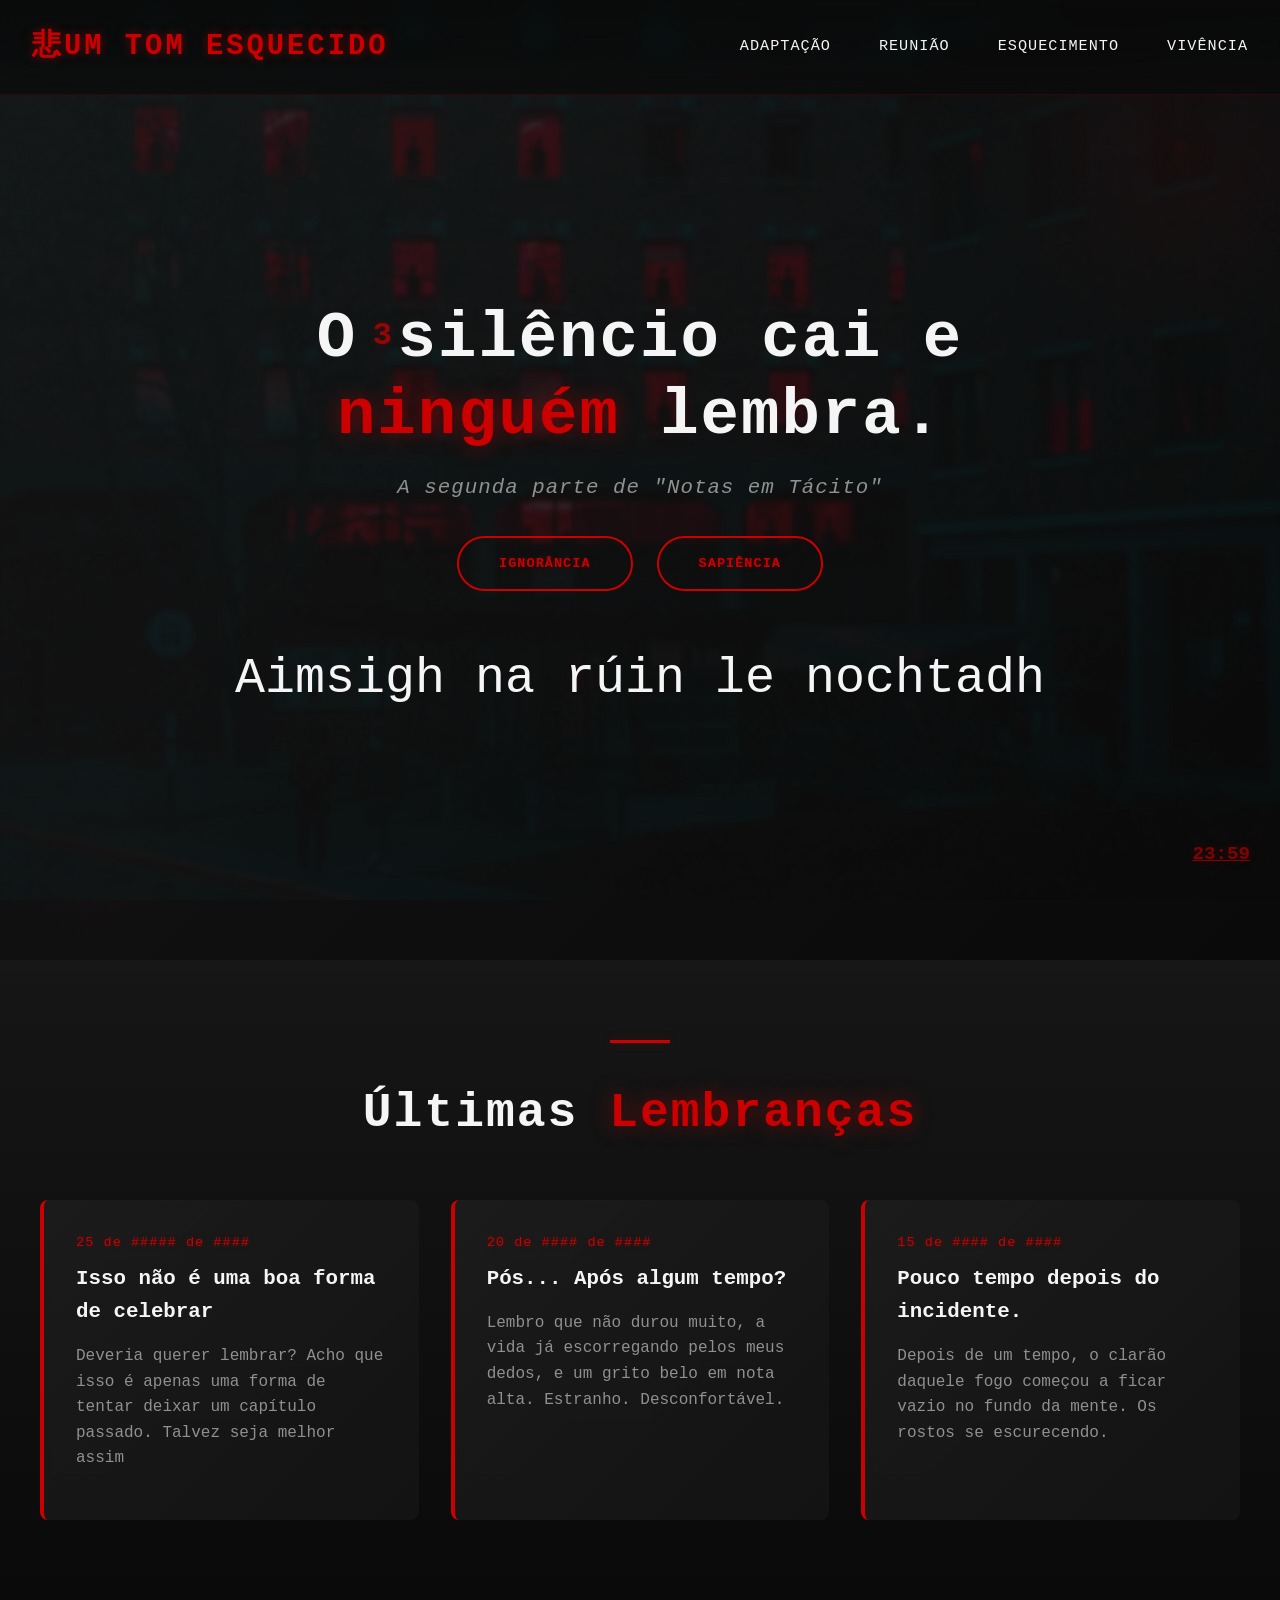
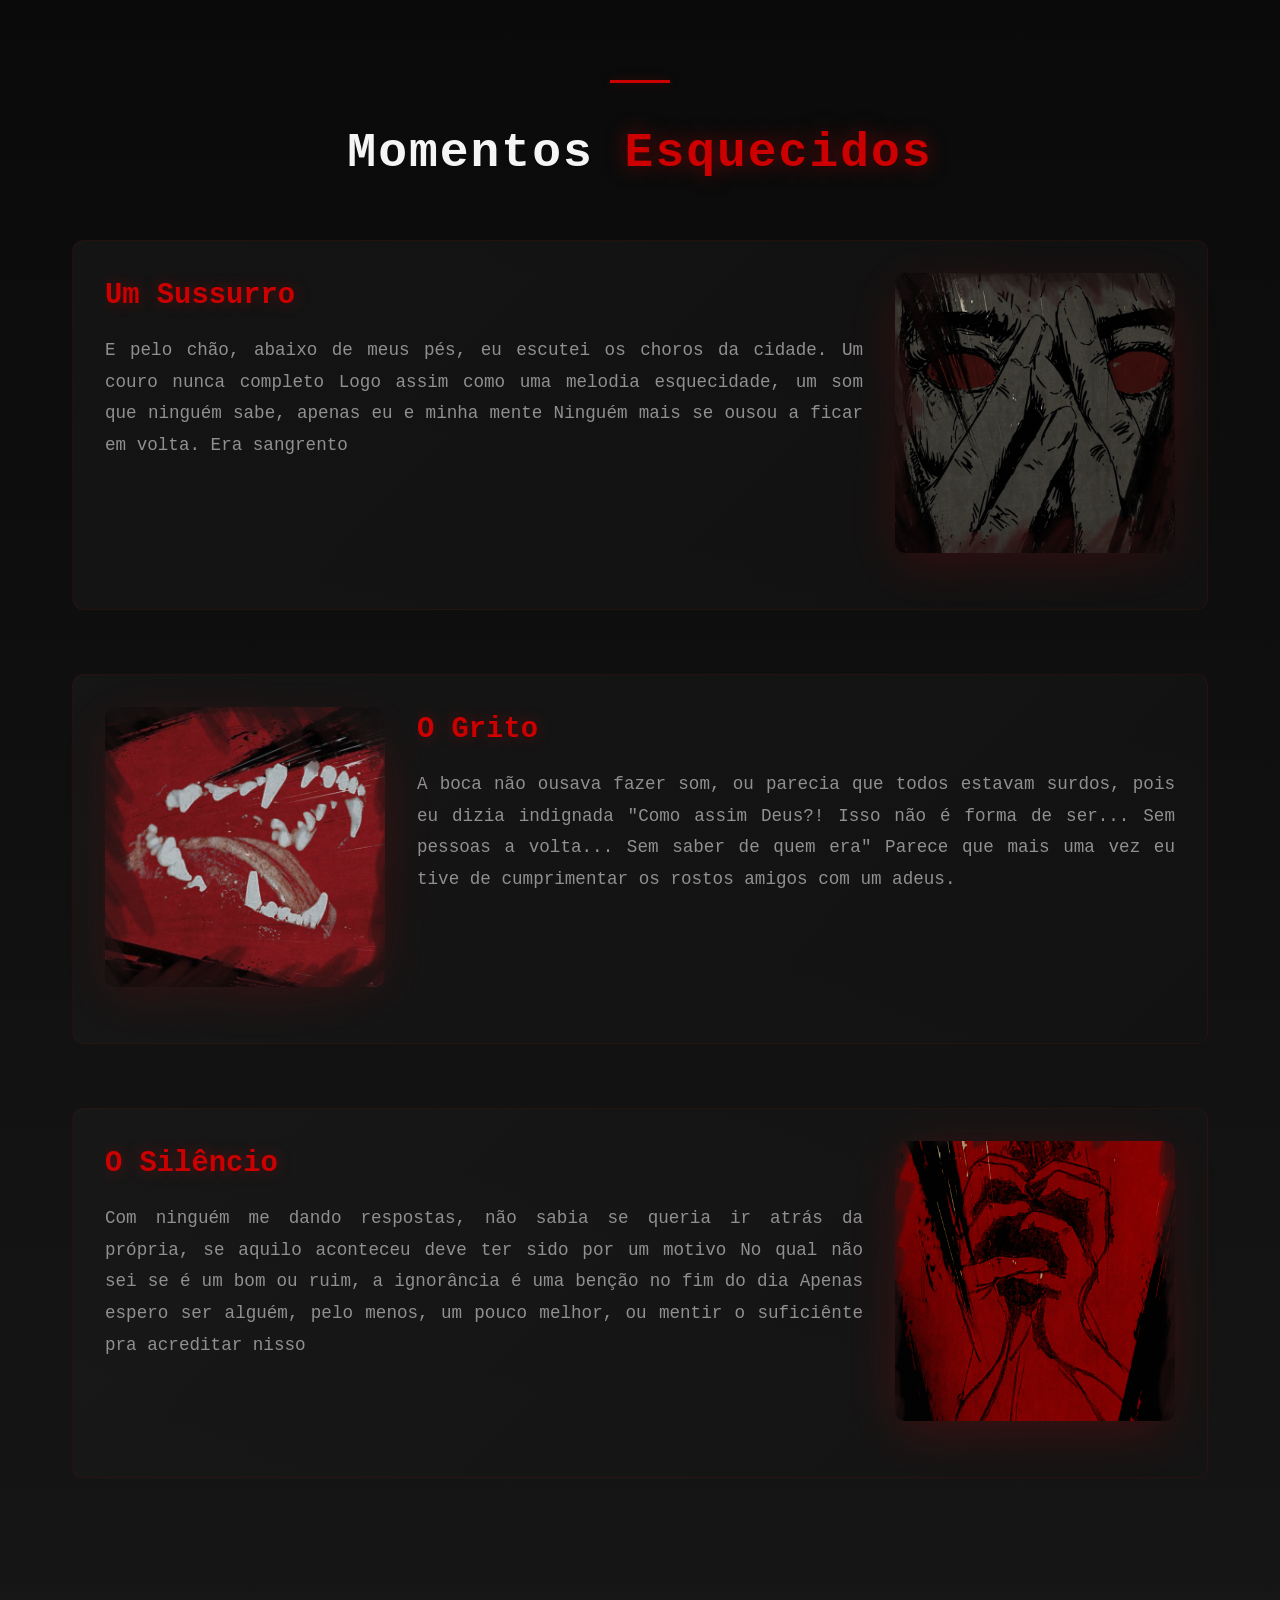
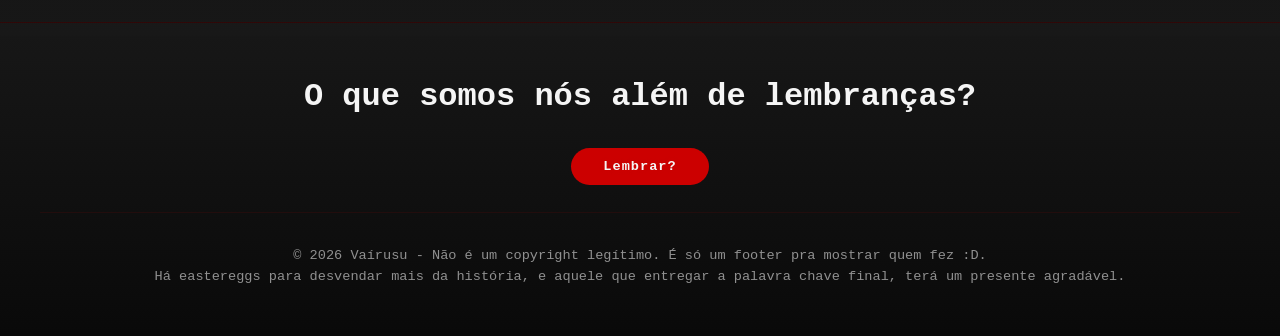
<file: index.html>
<!DOCTYPE html>
<html lang="pt-BR">

<head>
    <meta charset="UTF-8">
    <meta name="viewport" content="width=device-width, initial-scale=1.0">
    <title>Notas em Toska</title>
    <link rel="stylesheet" href="style.css">
</head>

<body>
    <!-- SPLASH SCREEN -->
    <div class="splash-screen" id="splashScreen">
        <div class="splash-content">
            <h1 class="splash-title">Notas em Toska</h1>
            <p class="splash-subtitle">~ Uma Jornada através da Mente ~</p>
        </div>
    </div>

    <!-- NÚMERO FIXO NO CANTO INFERIOR DIREITO -->
    <a href="https://i.pinimg.com/control1/736x/70/7d/12/707d129bba618e0a5980fa4a06d6d3ed.jpg" target="_blank" class="fixed-number">23:59</a>

    <!-- NAVEGAÇÃO -->
    <nav>
        <div class="logo">Um Tom Esquecido</div>
        <ul>
            <li><a href="#home">Adaptação</a></li>
            <li><a href="#news">Reunião</a></li>
            <li><a href="#story">Esquecimento</a></li>
            <li><a href="#gallery">Vivência</a></li>
        </ul>
    </nav>

    <!-- HERO SECTION -->
    <section id="home" class="hero">
        <div class="hero-content">
            <h1 class="hero-title">O silêncio cai e <span class="highlight">ninguém</span> lembra.</h1>
            <p class="hero-subtitle">A segunda parte de "Notas em Tácito"</p>

            <div class="hero-buttons">
                <a href="#story" class="btn-secondary">Ignorância</a>
                <a href="#story" class="btn-secondary">Sapiência</a>
            </div>

            <div class="hero-image">
                <div style="font-size: 50px; animation: float 5s ease-in-out infinite;">Aimsigh na rúin le nochtadh</div>
            </div>
        </div>
    </section>

    <!-- NOTÍCIAS -->
    <section id="news" class="news">
        <div class="divider"></div>
        <h2 class="section-title">Últimas <span class="highlight">Lembranças</span></h2>

        <div class="news-grid">
            <a href="memory1.html" class="news-card">
                <div class="news-date">25 de ##### de ####</div>
                <h3 class="news-title">Isso não é uma boa forma de celebrar</h3>
                <p class="news-text">Deveria querer lembrar? Acho que isso é apenas uma forma de tentar deixar um capítulo passado. Talvez seja melhor assim</p>
            </a>
            <a href="memory2.html" class="news-card">
                <div class="news-date">20 de #### de ####</div>
                <h3 class="news-title">Pós... Após algum tempo?</h3>
                <p class="news-text">Lembro que não durou muito, a vida já escorregando pelos meus dedos, e um grito belo em nota alta. Estranho. Desconfortável.</p>
            </a>
            <a href="memory3.html" class="news-card">
                <div class="news-date">15 de #### de ####</div>
                <h3 class="news-title">Pouco tempo depois do incidente.</h3>
                <p class="news-text">Depois de um tempo, o clarão daquele fogo começou a ficar vazio no fundo da mente. Os rostos se escurecendo.</p>
            </a>
        </div>
    </section>


    <!-- GALERIA -->
    <section id="gallery" class="gallery">
        <div class="divider"></div>
        <h2 class="section-title">Momentos <span class="highlight">Esquecidos</span></h2>

        <div class="gallery-moments">
            <!-- Momento 1 - Imagem à Direita -->
            <div class="gallery-moment moment-right">
                <img src="paper-tear.png" alt="Momento 1" class="moment-image">
                <div class="moment-text">
                    <h3 class="moment-title">Um Sussurro</h3>
                    <p>
                        E pelo chão, abaixo de meus pés, eu escutei os choros da cidade. Um couro nunca completo
                        Logo assim como uma melodia esquecidade, um som que ninguém sabe, apenas eu e minha mente
                        Ninguém mais se ousou a ficar em volta. Era sangrento
                    </p>
                </div>
            </div>

            <!-- Momento 2 - Imagem à Esquerda -->
            <div class="gallery-moment moment-left">
                <img src="paper-mouth.png" alt="Momento 2" class="moment-image">
                <div class="moment-text">
                    <h3 class="moment-title">O Grito</h3>
                    <p>
                        A boca não ousava fazer som, ou parecia que todos estavam surdos, pois eu dizia indignada
                        "Como assim Deus?! Isso não é forma de ser... Sem pessoas a volta... Sem saber de quem era"
                        Parece que mais uma vez eu tive de cumprimentar os rostos amigos com um adeus.
                    </p>
                </div>
            </div>

            <!-- Momento 3 - Imagem à Direita -->
            <div class="gallery-moment moment-right">
                <img src="paper-heart.png" alt="Momento 3" class="moment-image">
                <div class="moment-text">
                    <h3 class="moment-title">O Silêncio</h3>
                    <p>
                        Com ninguém me dando respostas, não sabia se queria ir atrás da própria, se aquilo aconteceu deve ter sido por um motivo
                        No qual não sei se é um bom ou ruim, a ignorância é uma benção no fim do dia
                        Apenas espero ser alguém, pelo menos, um pouco melhor, ou mentir o suficiênte pra acreditar nisso
                    </p>
                </div>
            </div>
        </div>
    </section>

    <!-- RODAPÉ -->
    <footer id="join">
        <div class="footer-content">
            <h3 style="font-size: 2rem; margin-bottom: 1rem;">O que somos nós além de lembranças?</h3>
            <div style="margin: 2rem 0;">
                <a href="https://www.youtube.com/watch?v=dQw4w9WgXcQ" class="btn-primary">Lembrar?</a>
            </div>

            <div class="footer-bottom">
                <p>&copy; 2026 Vaírusu - Não é um copyright legítimo. É só um footer pra mostrar quem fez :D.</p>
                <p>Há eastereggs para desvendar mais da história, e aquele que entregar a palavra chave final, terá um presente agradável.</p>
            </div>
        </div>
    </footer>

    <script src="script.js"></script>
</body>

</html>
</file>
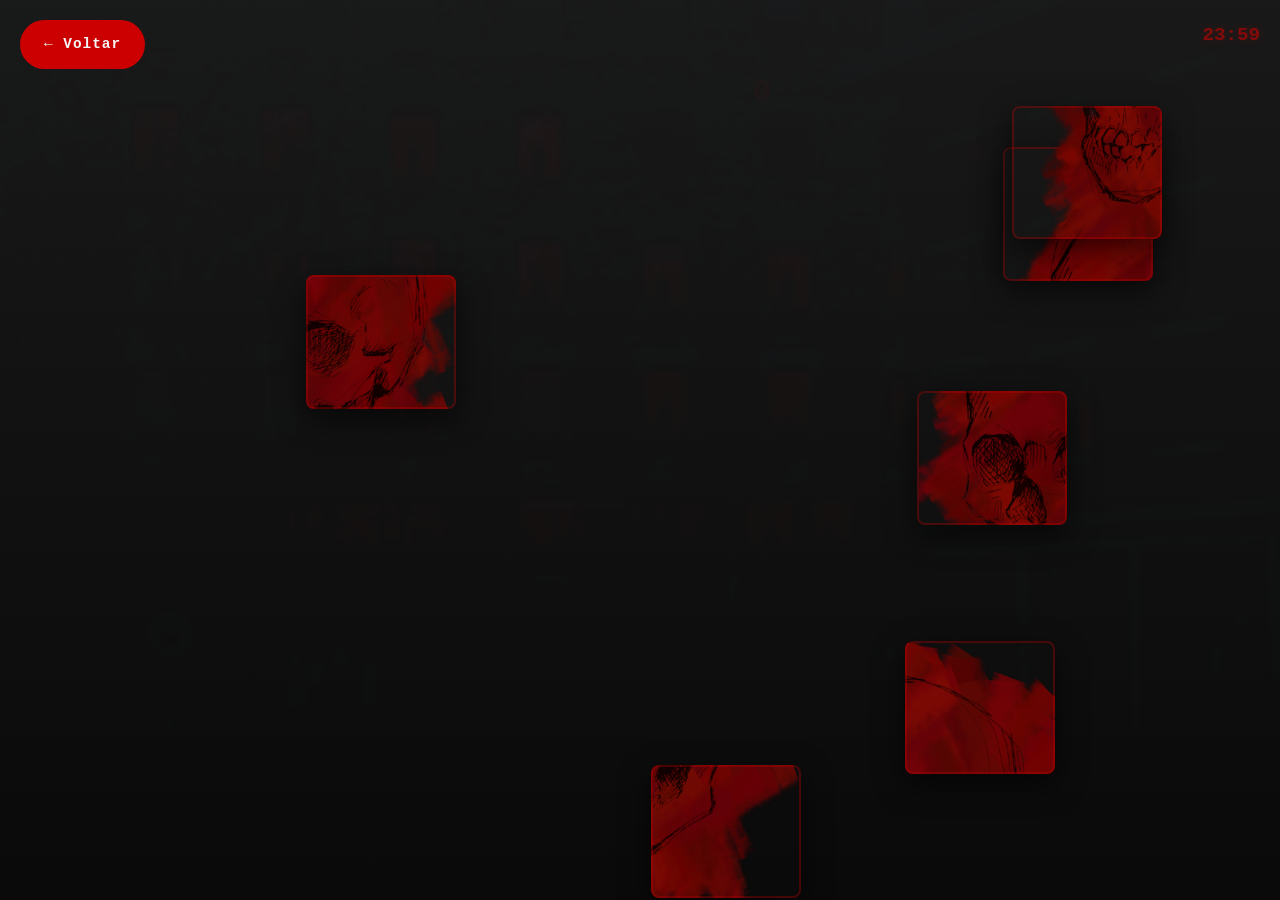
<file: memory1.html>
<!DOCTYPE html>
<html lang="pt-BR">

<head>
    <meta charset="UTF-8">
    <meta name="viewport" content="width=device-width, initial-scale=1.0">
    <title>Memória 1 - Notas em Toska</title>
    <link rel="stylesheet" href="style.css">
    <link rel="stylesheet" href="memory.css">
</head>

<body>
    <!-- SPLASH SCREEN -->
    <div class="splash-screen" id="splashScreen">
        <div class="splash-content">
            <h1 class="splash-title">Notas em Toska</h1>
            <p class="splash-subtitle">~ Uma Jornada através da Mente ~</p>
        </div>
    </div>

    <!-- NÚMERO FIXO (canto superior esquerdo) -->
    <span class="fixed-number-memory" id="memoryTrigger">23:59</span>

    <!-- BOTÃO VOLTAR -->
    <a href="index.html" class="btn-back">← Voltar</a>

    <!-- CONTAINER DO PUZZLE -->
    <div class="puzzle-container" id="puzzleContainer">
        <div class="puzzle-wrapper" id="puzzleWrapper">
            <!-- Pedaços do puzzle serão inseridos aqui pelo JS -->
        </div>
    </div>

    <!-- CONTEÚDO DE TEXTO (escondido até puzzle ser completo) -->
    <section class="memory-section" id="memoryContent" style="display: none;">
        <!-- NÚMERO FIXO PARA MEMÓRIA (canto superior esquerdo) -->
        <span class="fixed-number-memory" id="memoryTriggerText">23:59</span>

        <div class="memory-content">
            <!-- Parágrafo 1 - Vindo da direita -->
            <div class="memory-paragraph typing-paragraph paragraph-right" data-direction="right">
                <p class="typing-text">Pouco tempo depois de tudo... "Aquilo", a minha vida ficou nublada, sentindo um sentimento profundo de toska que não sai do meu ser... E eu sei que vai ficar grudado até... Eu entender? Mas eu já sei o que eu fiz... Até eu esquecer talvez? A realidade é estranha.</p>
                <img src="caveira.png" alt="Caveira" class="paragraph-skull">
            </div>

            <!-- Parágrafo 2 - Vindo da esquerda -->
            <div class="memory-paragraph typing-paragraph paragraph-left" data-direction="left">
                <p class="typing-text">Quando sinto cheiro de querosene me vejo em um lugar de escombros queimados. Eu sei o que aconteceu ali, fui eu quem fiz aquilo, mas era para sentir remorso? Foi uma justiça, suja, mas ainda justa. A memória não funciona assim, não é verdade?</p>
                <img src="caveira.png" alt="Caveira" class="paragraph-skull">
            </div>

            <!-- Parágrafo 3 - Vindo da esquerda -->
            <div class="memory-paragraph typing-paragraph paragraph-left" data-direction="left">
                <p class="typing-text">Mas o que me estranha é o cheiro de algo doce, não lembro o decorrer dos outros dias, mas sinto que minha cabeça não está mais no lugar. Desde quando meus olhos eram tão brilhantes assim? Talvez esta seja minha nova realidade. Um pós-algum tempo, suspenso entre o que era e o que nunca será.</p>
                <img src="caveira.png" alt="Caveira" class="paragraph-skull">
            </div>
        </div>
    </section>

    <!-- POP-UP DE PERGUNTA -->
    <div class="memory-popup" id="memoryPopup">
        <div class="popup-content">
            <div class="popup-header">
                <h2>???</h2>
                <button class="popup-close" id="popupClose">&times;</button>
            </div>
            
            <div class="popup-body">
                <p class="popup-question">Como é segurar a mão de quem ama?</p>
                
                <input type="text" id="answerInput" class="popup-input" placeholder="Digite sua resposta...">
                
                <div class="popup-buttons">
                    <button class="popup-btn-submit" id="submitAnswer">Responder</button>
                </div>
            </div>
        </div>
    </div>

    <script src="script.js"></script>
    <script src="memory.js"></script>
    <script src="puzzle.js"></script>
</body>

</html>
</file>
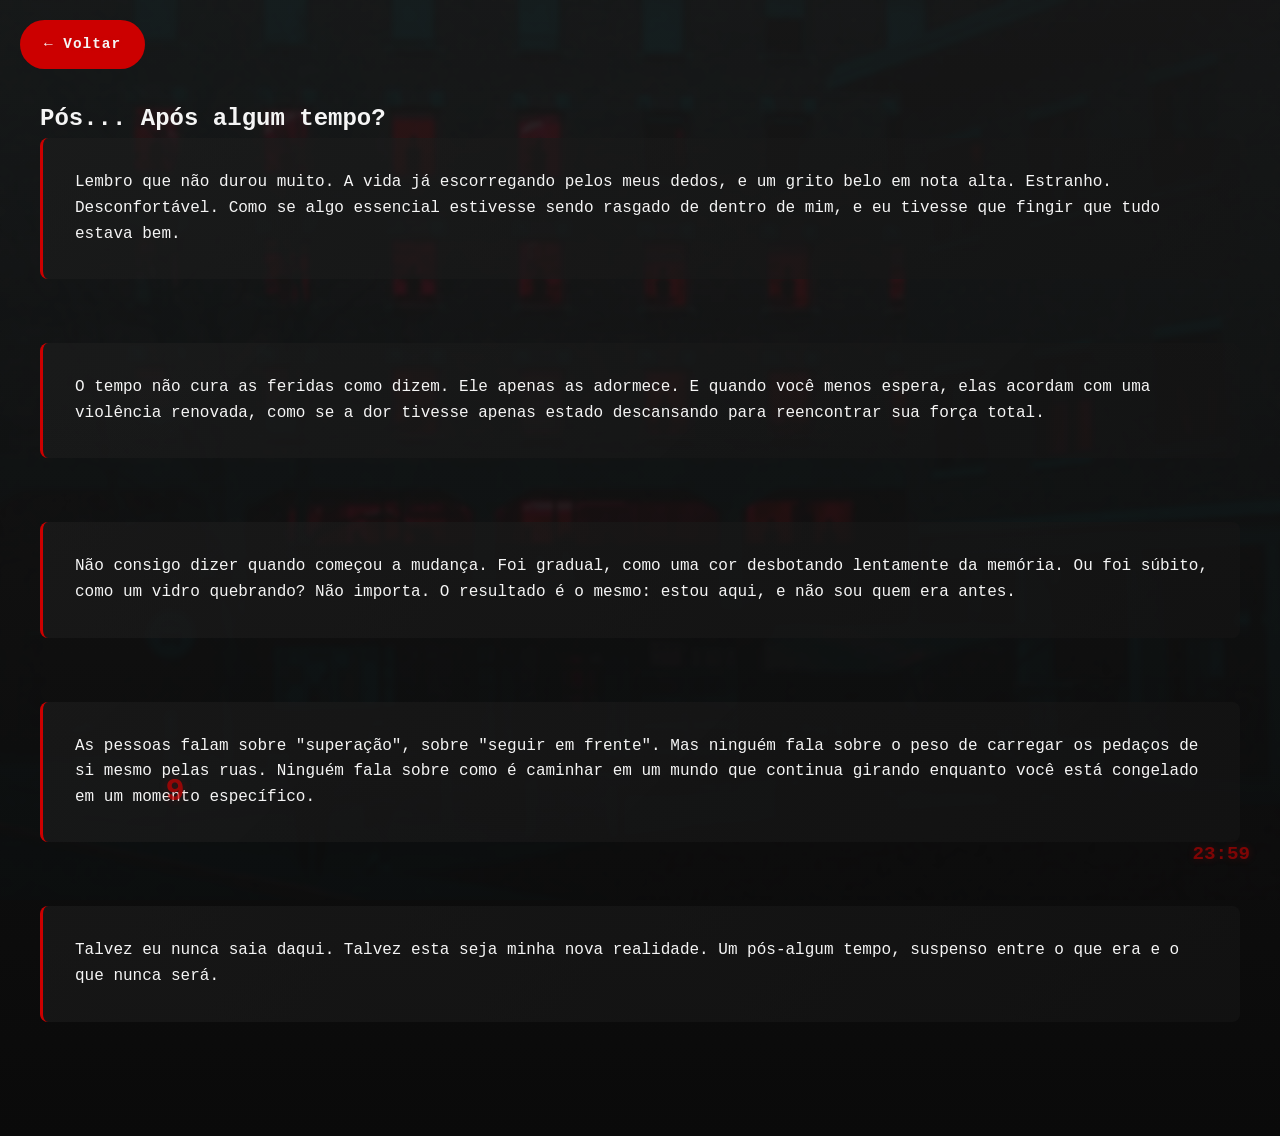
<file: memory2.html>
<!DOCTYPE html>
<html lang="pt-BR">

<head>
    <meta charset="UTF-8">
    <meta name="viewport" content="width=device-width, initial-scale=1.0">
    <title>Memória 2 - Notas em Toska</title>
    <link rel="stylesheet" href="style.css">
    <link rel="stylesheet" href="memory.css">
</head>

<body>
    <!-- SPLASH SCREEN -->
    <div class="splash-screen" id="splashScreen">
        <div class="splash-content">
            <h1 class="splash-title">Notas em Toska</h1>
            <p class="splash-subtitle">~ Uma Jornada através da Mente ~</p>
        </div>
    </div>

    <!-- NÚMERO FIXO -->
    <span class="fixed-number" id="memoryTrigger">23:59</span>

    <!-- BOTÃO VOLTAR -->
    <a href="index.html" class="btn-back">← Voltar</a>

    <!-- CONTEÚDO PRINCIPAL -->
    <section class="memory-section">
        <div class="memory-content">
            <h1 class="memory-title">Pós... Após algum tempo?</h1>
            
            <p class="memory-paragraph reveal-on-scroll">
                Lembro que não durou muito. A vida já escorregando pelos meus dedos, e um grito belo em nota alta. 
                Estranho. Desconfortável. Como se algo essencial estivesse sendo rasgado de dentro de mim, e eu 
                tivesse que fingir que tudo estava bem.
            </p>

            <p class="memory-paragraph reveal-on-scroll">
                O tempo não cura as feridas como dizem. Ele apenas as adormece. E quando você menos espera, 
                elas acordam com uma violência renovada, como se a dor tivesse apenas estado descansando 
                para reencontrar sua força total.
            </p>

            <p class="memory-paragraph reveal-on-scroll">
                Não consigo dizer quando começou a mudança. Foi gradual, como uma cor desbotando lentamente 
                da memória. Ou foi súbito, como um vidro quebrando? Não importa. O resultado é o mesmo: 
                estou aqui, e não sou quem era antes.
            </p>

            <p class="memory-paragraph reveal-on-scroll">
                As pessoas falam sobre "superação", sobre "seguir em frente". Mas ninguém fala sobre o peso 
                de carregar os pedaços de si mesmo pelas ruas. Ninguém fala sobre como é caminhar em um mundo 
                que continua girando enquanto você está congelado em um momento específico.
            </p>

            <p class="memory-paragraph reveal-on-scroll">
                Talvez eu nunca saia daqui. Talvez esta seja minha nova realidade. Um pós-algum tempo, 
                suspenso entre o que era e o que nunca será.
            </p>
        </div>
    </section>

    <!-- POP-UP DE PERGUNTA -->
    <div class="memory-popup" id="memoryPopup">
        <div class="popup-content">
            <div class="popup-header">
                <h2>???</h2>
                <button class="popup-close" id="popupClose">&times;</button>
            </div>
            
            <div class="popup-body">
                <p class="popup-question">Você está sozinho?</p>
                
                <input type="text" id="answerInput" class="popup-input" placeholder="Digite sua resposta...">
                
                <div class="popup-buttons">
                    <button class="popup-btn-submit" id="submitAnswer">Responder</button>
                </div>
            </div>
        </div>
    </div>

    <script src="script.js"></script>
    <script src="memory.js"></script>
</body>

</html>
</file>
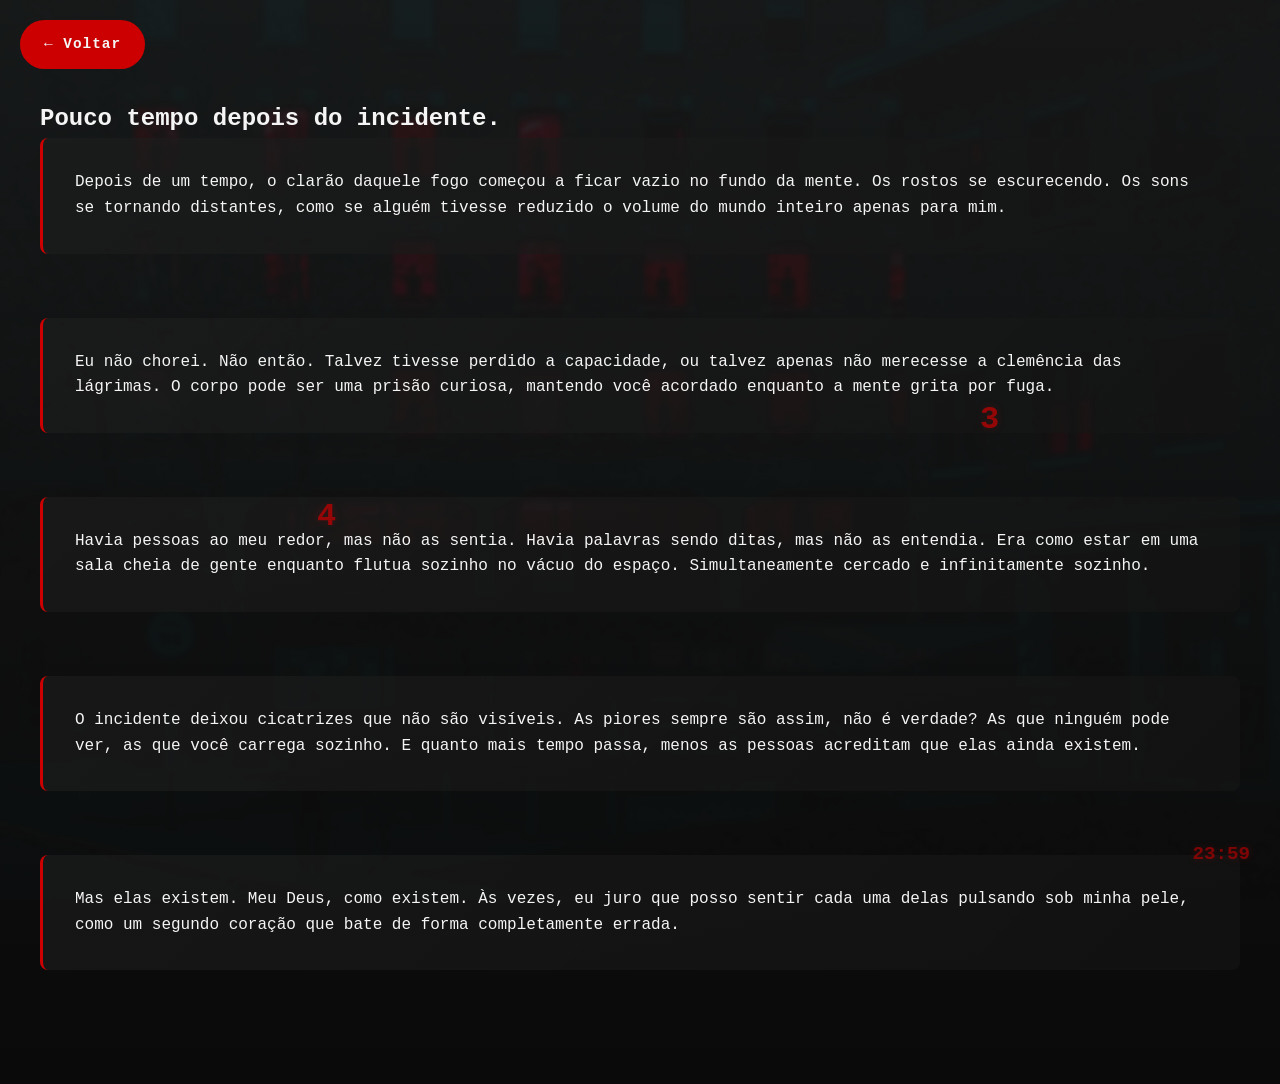
<file: memory3.html>
<!DOCTYPE html>
<html lang="pt-BR">

<head>
    <meta charset="UTF-8">
    <meta name="viewport" content="width=device-width, initial-scale=1.0">
    <title>Memória 3 - Notas em Toska</title>
    <link rel="stylesheet" href="style.css">
    <link rel="stylesheet" href="memory.css">
</head>

<body>
    <!-- SPLASH SCREEN -->
    <div class="splash-screen" id="splashScreen">
        <div class="splash-content">
            <h1 class="splash-title">Notas em Toska</h1>
            <p class="splash-subtitle">~ Uma Jornada através da Mente ~</p>
        </div>
    </div>

    <!-- NÚMERO FIXO -->
    <span class="fixed-number" id="memoryTrigger">23:59</span>

    <!-- BOTÃO VOLTAR -->
    <a href="index.html" class="btn-back">← Voltar</a>

    <!-- CONTEÚDO PRINCIPAL -->
    <section class="memory-section">
        <div class="memory-content">
            <h1 class="memory-title">Pouco tempo depois do incidente.</h1>
            
            <p class="memory-paragraph reveal-on-scroll">
                Depois de um tempo, o clarão daquele fogo começou a ficar vazio no fundo da mente. Os rostos 
                se escurecendo. Os sons se tornando distantes, como se alguém tivesse reduzido o volume do 
                mundo inteiro apenas para mim.
            </p>

            <p class="memory-paragraph reveal-on-scroll">
                Eu não chorei. Não então. Talvez tivesse perdido a capacidade, ou talvez apenas não merecesse 
                a clemência das lágrimas. O corpo pode ser uma prisão curiosa, mantendo você acordado enquanto 
                a mente grita por fuga.
            </p>

            <p class="memory-paragraph reveal-on-scroll">
                Havia pessoas ao meu redor, mas não as sentia. Havia palavras sendo ditas, mas não as entendia. 
                Era como estar em uma sala cheia de gente enquanto flutua sozinho no vácuo do espaço. Simultaneamente 
                cercado e infinitamente sozinho.
            </p>

            <p class="memory-paragraph reveal-on-scroll">
                O incidente deixou cicatrizes que não são visíveis. As piores sempre são assim, não é verdade? 
                As que ninguém pode ver, as que você carrega sozinho. E quanto mais tempo passa, menos as pessoas 
                acreditam que elas ainda existem.
            </p>

            <p class="memory-paragraph reveal-on-scroll">
                Mas elas existem. Meu Deus, como existem. Às vezes, eu juro que posso sentir cada uma delas 
                pulsando sob minha pele, como um segundo coração que bate de forma completamente errada.
            </p>
        </div>
    </section>

    <!-- POP-UP DE PERGUNTA -->
    <div class="memory-popup" id="memoryPopup">
        <div class="popup-content">
            <div class="popup-header">
                <h2>???</h2>
                <button class="popup-close" id="popupClose">&times;</button>
            </div>
            
            <div class="popup-body">
                <p class="popup-question">Você sente minha falta?</p>
                
                <input type="text" id="answerInput" class="popup-input" placeholder="Digite sua resposta...">
                
                <div class="popup-buttons">
                    <button class="popup-btn-submit" id="submitAnswer">Responder</button>
                </div>
            </div>
        </div>
    </div>

    <script src="script.js"></script>
    <script src="memory.js"></script>
</body>

</html>
</file>
<file: style.css>
* {
    margin: 0;
    padding: 0;
    box-sizing: border-box;
}

:root {
    --primary-dark: #0a0a0a;
    --secondary-dark: #1a1a1a;
    --accent-red: #cc0000;
    --accent-dark-red: #660000;
    --text-light: #f5f5f5;
    --text-muted: #909090;
}

body {
    background-color: var(--primary-dark);
    background-image: url('background.jpg');
    background-size: cover;
    background-attachment: fixed;
    background-position: center;
    color: var(--text-light);
    font-family: 'Courier New', monospace;
    line-height: 1.6;
    overflow-x: hidden;
    position: relative;
}

body::before {
    content: '';
    position: fixed;
    top: 0;
    left: 0;
    right: 0;
    bottom: 0;
    background: rgba(0, 0, 0, 0.4);
    backdrop-filter: blur(2px);
    z-index: 1;
    pointer-events: none;
}

/* SPLASH SCREEN - JORNAL */
.splash-screen {
    position: fixed;
    top: 0;
    left: 0;
    right: 0;
    bottom: 0;
    background: rgba(0, 0, 0, 0.9);
    display: flex;
    align-items: center;
    justify-content: center;
    z-index: 2000;
    animation: fadeDissipate 3s ease-in-out forwards;
}

.splash-content {
    text-align: center;
    animation: paperBurn 3s ease-in-out forwards;
}

.splash-title {
    font-size: 4rem;
    font-weight: 900;
    color: var(--accent-red);
    letter-spacing: 4px;
    text-transform: uppercase;
    font-family: 'Georgia', serif;
    margin-bottom: 1rem;
    text-shadow: 0 0 20px rgba(204, 0, 0, 0.5);
}

.splash-subtitle {
    font-size: 1.2rem;
    color: var(--text-muted);
    letter-spacing: 2px;
    font-style: italic;
}

@keyframes fadeDissipate {
    0% {
        opacity: 1;
    }
    70% {
        opacity: 1;
    }
    100% {
        opacity: 0;
        pointer-events: none;
    }
}

@keyframes paperBurn {
    0% {
        transform: scale(1);
        opacity: 1;
        filter: blur(0px);
    }
    50% {
        filter: blur(2px);
    }
    100% {
        transform: scale(1.1);
        opacity: 0;
        filter: blur(10px);
    }
}

/* NÚMEROS FLUTUANTES */
.floating-number {
    position: fixed;
    font-size: 2rem;
    color: var(--accent-red);
    font-family: 'Courier New', monospace;
    font-weight: bold;
    opacity: 0.7;
    z-index: 10;
    pointer-events: none;
    text-shadow: 0 0 10px rgba(204, 0, 0, 0.3);
    animation: floatVertical 6s infinite ease-in-out;
}

@keyframes floatVertical {
    0% {
        transform: translateY(0px);
        opacity: 0;
    }
    10% {
        opacity: 0.8;
    }
    50% {
        opacity: 0.5;
    }
    90% {
        opacity: 0.8;
    }
    100% {
        transform: translateY(-100px);
        opacity: 0;
    }
}

/* NÚMERO FIXO NO CANTO */
.fixed-number {
    position: fixed;
    bottom: 30px;
    right: 30px;
    font-size: 1.2rem;
    color: var(--accent-red);
    font-family: 'Courier New', monospace;
    font-weight: bold;
    z-index: 500;
    cursor: pointer;
    opacity: 0.6;
    transition: all 0.3s ease;
    text-shadow: 0 0 8px rgba(204, 0, 0, 0.4);
    animation: pulse 2s infinite;
}

.fixed-number:hover {
    opacity: 1;
    text-shadow: 0 0 15px rgba(204, 0, 0, 0.8);
    transform: scale(1.2);
}

@keyframes pulse {
    0%, 100% {
        opacity: 0.6;
    }
    50% {
        opacity: 0.9;
    }
}

/* NAVEGAÇÃO */
nav {
    position: fixed;
    top: 0;
    width: 100%;
    background: linear-gradient(180deg, rgba(10, 10, 10, 0.95) 0%, rgba(10, 10, 10, 0.7) 100%);
    padding: 1.5rem 2rem;
    z-index: 1000;
    display: flex;
    justify-content: space-between;
    align-items: center;
    backdrop-filter: blur(10px);
    border-bottom: 1px solid rgba(204, 0, 0, 0.2);
}

.logo {
    font-size: 1.8rem;
    font-weight: 900;
    letter-spacing: 3px;
    color: var(--accent-red);
    text-transform: uppercase;
    text-shadow: 0 0 10px rgba(204, 0, 0, 0.5);
}

.logo::before {
    content: "悲";
}

nav ul {
    display: flex;
    list-style: none;
    gap: 3rem;
}

nav a {
    color: var(--text-light);
    text-decoration: none;
    font-size: 0.95rem;
    letter-spacing: 1px;
    text-transform: uppercase;
    transition: color 0.3s ease;
    position: relative;
}

nav a::after {
    content: '';
    position: absolute;
    bottom: -5px;
    left: 0;
    width: 0;
    height: 2px;
    background: var(--accent-red);
    transition: width 0.3s ease;
}

nav a:hover::after {
    width: 100%;
}

.btn-primary {
    background: var(--accent-red);
    color: var(--text-light);
    padding: 0.7rem 2rem;
    border-radius: 50px;
    text-decoration: none;
    font-weight: 700;
    font-size: 0.85rem;
    letter-spacing: 1px;
    transition: all 0.3s ease;
    text-shadow: 0 0 5px rgba(204, 0, 0, 0.3);
}

.btn-primary:hover {
    background: var(--accent-dark-red);
    transform: translateY(-2px);
    box-shadow: 0 0 20px rgba(204, 0, 0, 0.5);
}

/* HERO SECTION */
.hero {
    min-height: 100vh;
    background: linear-gradient(135deg, rgba(26, 26, 26, 0.7) 0%, rgba(10, 10, 10, 0.8) 100%);
    display: flex;
    align-items: center;
    justify-content: center;
    position: relative;
    overflow: hidden;
    margin-top: 60px;
    z-index: 2;
}

.hero::before {
    content: '';
    position: absolute;
    width: 400px;
    height: 400px;
    background: radial-gradient(circle, var(--accent-red) 0%, transparent 70%);
    top: -100px;
    right: -100px;
    opacity: 0.05;
    border-radius: 50%;
}

.hero::after {
    content: '';
    position: absolute;
    width: 300px;
    height: 300px;
    background: radial-gradient(circle, var(--accent-dark-red) 0%, transparent 70%);
    bottom: -50px;
    left: -50px;
    opacity: 0.03;
    border-radius: 50%;
}

.hero-content {
    max-width: 900px;
    text-align: center;
    z-index: 1;
}

.hero-title {
    font-size: 4rem;
    font-weight: 900;
    letter-spacing: 2px;
    margin-bottom: 1rem;
    line-height: 1.2;
}

.hero-title .highlight {
    color: var(--accent-red);
    text-shadow: 0 0 20px rgba(204, 0, 0, 0.5);
}

.hero-subtitle {
    font-size: 1.3rem;
    color: var(--text-muted);
    margin-bottom: 2rem;
    letter-spacing: 1px;
    font-style: italic;
}

.hero-buttons {
    display: flex;
    gap: 1.5rem;
    justify-content: center;
    flex-wrap: wrap;
    margin-bottom: 3rem;
}

.btn-secondary {
    background: transparent;
    border: 2px solid var(--accent-red);
    color: var(--accent-red);
    padding: 0.9rem 2.5rem;
    border-radius: 50px;
    text-decoration: none;
    font-weight: 700;
    font-size: 0.85rem;
    letter-spacing: 1px;
    text-transform: uppercase;
    transition: all 0.3s ease;
    text-shadow: 0 0 5px rgba(204, 0, 0, 0.3);
}

.btn-secondary:hover {
    background: var(--accent-red);
    color: var(--text-light);
    box-shadow: 0 0 20px rgba(204, 0, 0, 0.5);
}

.hero-image {
    margin-top: 3rem;
    perspective: 1000px;
}

.hero-image img {
    width: 100%;
    max-width: 500px;
    height: auto;
    filter: drop-shadow(0 20px 40px rgba(212, 175, 55, 0.2));
    animation: float 3s ease-in-out infinite;
}

@keyframes float {
    0%, 100% { transform: translateY(0px); }
    50% { transform: translateY(-20px); }
}

/* SEÇÕES */
section {
    padding: 5rem 2rem;
}

.section-title {
    text-align: center;
    font-size: 3rem;
    font-weight: 900;
    margin-bottom: 3rem;
    letter-spacing: 2px;
}

.section-title .highlight {
    color: var(--accent-red);
    text-shadow: 0 0 20px rgba(204, 0, 0, 0.5);
}

.divider {
    width: 60px;
    height: 3px;
    background: var(--accent-red);
    margin: 0 auto 2rem;
    box-shadow: 0 0 10px rgba(204, 0, 0, 0.3);
}

/* NOTÍCIAS */
.news {
    background: linear-gradient(180deg, rgba(26, 26, 26, 0.8) 0%, rgba(10, 10, 10, 0.9) 100%);
    z-index: 2;
    position: relative;
}

.news-grid {
    display: grid;
    grid-template-columns: repeat(auto-fit, minmax(300px, 1fr));
    gap: 2rem;
    max-width: 1200px;
    margin: 0 auto;
}

.news-card {
    background: linear-gradient(135deg, rgba(30, 30, 30, 0.8) 0%, rgba(20, 20, 20, 0.9) 100%);
    border-left: 4px solid var(--accent-red);
    padding: 2rem;
    border-radius: 8px;
    transition: all 0.3s ease;
    cursor: pointer;
    backdrop-filter: blur(5px);
    text-decoration: none;
    color: inherit;
    display: block;
}

.news-card:hover {
    transform: translateY(-10px);
    border-left-color: var(--accent-red);
    box-shadow: 0 0 20px rgba(204, 0, 0, 0.2);
}

.news-date {
    color: var(--accent-red);
    font-size: 0.85rem;
    letter-spacing: 1px;
    margin-bottom: 0.5rem;
    text-shadow: 0 0 5px rgba(204, 0, 0, 0.3);
}

.news-title {
    font-size: 1.3rem;
    font-weight: 700;
    margin-bottom: 1rem;
}

.news-text {
    color: var(--text-muted);
    margin-bottom: 1rem;
}

/* PERSONAGENS */
.characters {
    background: linear-gradient(180deg, rgba(10, 10, 10, 0.9) 0%, rgba(26, 26, 26, 0.8) 100%);
    z-index: 2;
    position: relative;
}

.character-grid {
    display: grid;
    grid-template-columns: repeat(auto-fit, minmax(200px, 1fr));
    gap: 2rem;
    max-width: 1400px;
    margin: 0 auto;
}

.character-card {
    position: relative;
    aspect-ratio: 1;
    border-radius: 12px;
    overflow: hidden;
    cursor: pointer;
    border: 1px solid rgba(204, 0, 0, 0.1);
}

.character-card::before {
    content: '';
    position: absolute;
    inset: 0;
    background: linear-gradient(135deg, var(--accent-red) 0%, var(--accent-dark-red) 100%);
    opacity: 0;
    transition: opacity 0.3s ease;
    z-index: 2;
}

.character-card:hover::before {
    opacity: 0.15;
}

.character-image {
    width: 100%;
    height: 100%;
    background: linear-gradient(135deg, rgba(30, 30, 30, 0.9) 0%, rgba(20, 20, 20, 0.95) 100%);
    display: flex;
    align-items: center;
    justify-content: center;
    font-size: 4rem;
    transition: transform 0.3s ease;
}

.character-card:hover .character-image {
    transform: scale(1.1);
}

.character-name {
    position: absolute;
    bottom: 0;
    left: 0;
    right: 0;
    background: linear-gradient(to top, rgba(0, 0, 0, 0.8), transparent);
    padding: 2rem 1rem 1rem;
    z-index: 3;
    transform: translateY(20px);
    transition: transform 0.3s ease;
}

.character-card:hover .character-name {
    transform: translateY(0);
}

/* HISTÓRIA */
.story {
    background: linear-gradient(180deg, rgba(26, 26, 26, 0.8) 0%, rgba(10, 10, 10, 0.9) 100%);
    z-index: 2;
    position: relative;
}

.story-container {
    max-width: 1200px;
    margin: 0 auto;
    padding: 0 2rem;
}

.story-header {
    margin-bottom: 3rem;
}

.story-title {
    text-align: left;
    margin-bottom: 0;
}

.story-content {
    display: flow-root;
    position: relative;
}

.story-tear-image {
    float: right;
    width: 300px;
    height: 300px;
    object-fit: cover;
    margin: 0 0 2rem 2rem;
    border-radius: 12px;
    opacity: 0.95;
    filter: drop-shadow(0 10px 30px rgba(204, 0, 0, 0.3));
    shape-margin: 20px;
}

.story-text {
    font-size: 1.2rem;
    line-height: 1.8;
    color: var(--text-muted);
    margin-bottom: 2rem;
    text-align: justify;
    font-family: 'Courier New', monospace;
    text-wrap: wrap;
}

.story-highlight {
    color: var(--accent-red);
    font-weight: 700;
    text-shadow: 0 0 10px rgba(204, 0, 0, 0.3);
}

/* GALERIA */
.gallery {
    background: linear-gradient(180deg, rgba(10, 10, 10, 0.9) 0%, rgba(26, 26, 26, 0.8) 100%);
    z-index: 2;
    position: relative;
}

.gallery-moments {
    max-width: 1200px;
    margin: 0 auto;
    padding: 0 2rem;
}

.gallery-moment {
    display: flow-root;
    margin-bottom: 4rem;
    padding: 2rem;
    background: linear-gradient(135deg, rgba(30, 30, 30, 0.5) 0%, rgba(20, 20, 20, 0.6) 100%);
    border-radius: 12px;
    border: 1px solid rgba(204, 0, 0, 0.1);
}

.moment-image {
    width: 280px;
    height: 280px;
    object-fit: cover;
    border-radius: 10px;
    opacity: 0.9;
    filter: drop-shadow(0 10px 25px rgba(204, 0, 0, 0.25));
    shape-margin: 25px;
}

.moment-right .moment-image {
    float: right;
    margin: 0 0 1.5rem 2rem;
}

.moment-left .moment-image {
    float: left;
    margin: 0 2rem 1.5rem 0;
}

.moment-text {
    overflow: hidden;
}

.moment-title {
    font-size: 1.8rem;
    font-weight: 700;
    color: var(--accent-red);
    margin-bottom: 1rem;
    text-shadow: 0 0 15px rgba(204, 0, 0, 0.4);
}

.moment-text p {
    font-size: 1.1rem;
    line-height: 1.8;
    color: var(--text-muted);
    text-align: justify;
    font-family: 'Courier New', monospace;
}

/* RODAPÉ */
footer {
    background: linear-gradient(180deg, rgba(26, 26, 26, 0.9) 0%, rgba(10, 10, 10, 0.95) 100%);
    padding: 3rem 2rem;
    text-align: center;
    border-top: 1px solid rgba(204, 0, 0, 0.2);
    z-index: 2;
    position: relative;
}

.footer-content {
    max-width: 1200px;
    margin: 0 auto;
}

.footer-platforms {
    display: flex;
    justify-content: center;
    gap: 2rem;
    margin: 2rem 0;
    flex-wrap: wrap;
}

.platform-link {
    color: var(--accent-red);
    text-decoration: none;
    font-weight: 700;
    font-size: 0.9rem;
    letter-spacing: 1px;
    transition: all 0.3s ease;
    text-shadow: 0 0 5px rgba(204, 0, 0, 0.3);
}

.platform-link:hover {
    color: var(--accent-red);
    text-shadow: 0 0 15px rgba(204, 0, 0, 0.6);
    transform: scale(1.1);
}

.footer-bottom {
    color: var(--text-muted);
    font-size: 0.85rem;
    margin-top: 2rem;
    padding-top: 2rem;
    border-top: 1px solid rgba(204, 0, 0, 0.1);
}

/* RESPONSIVO */
@media (max-width: 768px) {
    nav {
        flex-direction: column;
        gap: 1rem;
    }

    nav ul {
        flex-direction: column;
        gap: 1rem;
        text-align: center;
    }

    .hero-title {
        font-size: 2rem;
    }

    .section-title {
        font-size: 2rem;
    }

    .hero-buttons {
        flex-direction: column;
    }

    .btn-primary, .btn-secondary {
        width: 100%;
    }

    /* Ajustes para história em mobile */
    .story-tear-image {
        float: none;
        width: 100%;
        height: auto;
        margin: 0 0 1.5rem 0;
    }

    .story-title {
        text-align: center;
    }

    /* Ajustes para galeria em mobile */
    .gallery-moment {
        padding: 1rem;
    }

    .moment-image {
        width: 100%;
        height: auto;
        float: none !important;
        margin: 0 0 1.5rem 0 !important;
    }

    .moment-title {
        font-size: 1.5rem;
    }

    .moment-text p {
        text-align: left;
    }
}

/* ANIMAÇÃO DE ENTRADA */
@keyframes slideUp {
    from {
        opacity: 0;
        transform: translateY(30px);
    }
    to {
        opacity: 1;
        transform: translateY(0);
    }
}

section {
    animation: slideUp 0.6s ease-out;
}
</file>
<file: memory.css>
/* ESTILOS ESPECÍFICOS PARA PÁGINAS DE MEMÓRIA */

/* BOTÃO VOLTAR */
.btn-back {
    position: fixed;
    top: 20px;
    left: 20px;
    background: var(--accent-red);
    color: var(--text-light);
    padding: 0.8rem 1.5rem;
    border-radius: 50px;
    text-decoration: none;
    font-weight: 700;
    font-size: 0.9rem;
    letter-spacing: 1px;
    z-index: 500;
    transition: all 0.3s ease;
    text-shadow: 0 0 5px rgba(204, 0, 0, 0.3);
}

.btn-back:hover {
    background: var(--accent-dark-red);
    box-shadow: 0 0 20px rgba(204, 0, 0, 0.5);
    transform: translateX(-5px);
}

/* NÚMERO FIXO PARA MEMÓRIA */
.fixed-number-memory {
    position: fixed;
    top: 20px;
    right: 20px;
    font-size: 1.2rem;
    color: var(--accent-red);
    font-family: 'Courier New', monospace;
    font-weight: bold;
    z-index: 500;
    cursor: pointer;
    opacity: 0.6;
    transition: all 0.3s ease;
    text-shadow: 0 0 8px rgba(204, 0, 0, 0.4);
    animation: pulse 2s infinite;
}

.fixed-number-memory:hover {
    opacity: 1;
    text-shadow: 0 0 15px rgba(204, 0, 0, 0.8);
    transform: scale(1.2);
}

/* ===== PUZZLE STYLES ===== */

.puzzle-container {
    position: fixed;
    top: 0;
    left: 0;
    right: 0;
    bottom: 0;
    background: linear-gradient(180deg, rgba(26, 26, 26, 0.95) 0%, rgba(10, 10, 10, 0.98) 100%);
    display: flex;
    align-items: center;
    justify-content: center;
    z-index: 100;
    overflow: hidden;
}

.puzzle-wrapper {
    position: relative;
    width: 100%;
    height: 100%;
}

.puzzle-piece {
    position: absolute;
    background-size: 300px 400px;
    background-repeat: no-repeat;
    cursor: grab;
    border: 2px solid rgba(204, 0, 0, 0.3);
    border-radius: 8px;
    box-shadow: 0 10px 30px rgba(0, 0, 0, 0.6);
    transition: box-shadow 0.3s ease;
    user-select: none;
}

.puzzle-piece:hover {
    box-shadow: 0 10px 40px rgba(204, 0, 0, 0.4);
    border-color: rgba(204, 0, 0, 0.6);
}

.puzzle-piece:active {
    cursor: grabbing;
}

.puzzle-piece.snapped {
    border-color: rgba(204, 0, 0, 0.8);
    box-shadow: 0 0 20px rgba(204, 0, 0, 0.5);
}

@keyframes fadeOut {
    from {
        opacity: 1;
        pointer-events: all;
    }
    to {
        opacity: 0;
        pointer-events: none;
    }
}

/* ===== CONTEÚDO DE MEMÓRIA ===== */

.memory-section {
    min-height: 100vh;
    padding: 100px 2rem 50px;
    background: linear-gradient(180deg, rgba(26, 26, 26, 0.8) 0%, rgba(10, 10, 10, 0.9) 100%);
    z-index: 2;
    position: relative;
}

.memory-content {
    max-width: 1200px;
    margin: 0 auto;
}

.memory-paragraph {
    margin-bottom: 4rem;
    padding: 2rem;
    background: linear-gradient(135deg, rgba(30, 30, 30, 0.6) 0%, rgba(20, 20, 20, 0.7) 100%);
    border-left: 3px solid var(--accent-red);
    border-radius: 8px;
    position: relative;
    display: flex;
    align-items: center;
    gap: 2rem;
}

.paragraph-skull {
    width: 150px;
    height: 200px;
    object-fit: cover;
    border-radius: 8px;
    opacity: 0.8;
    filter: drop-shadow(0 10px 20px rgba(204, 0, 0, 0.3));
    flex-shrink: 0;
}

.paragraph-right {
    flex-direction: row-reverse;
}

.paragraph-left {
    flex-direction: row;
}

.typing-text {
    font-size: 1.2rem;
    line-height: 1.9;
    color: var(--text-muted);
    text-align: justify;
    font-family: 'Courier New', monospace;
    min-height: 100px;
}

/* Animações de entrada */
@keyframes slideInFromRight {
    from {
        opacity: 0;
        transform: translateX(100px);
    }
    to {
        opacity: 1;
        transform: translateX(0);
    }
}

@keyframes slideInFromLeft {
    from {
        opacity: 0;
        transform: translateX(-100px);
    }
    to {
        opacity: 1;
        transform: translateX(0);
    }
}

/* POP-UP */
.memory-popup {
    position: fixed;
    top: 0;
    left: 0;
    right: 0;
    bottom: 0;
    background: rgba(0, 0, 0, 0.8);
    display: none;
    align-items: center;
    justify-content: center;
    z-index: 10000;
    backdrop-filter: blur(5px);
}

.memory-popup.active {
    display: flex;
}

.popup-content {
    background: linear-gradient(135deg, #2a1a1a 0%, #1a0a0a 100%);
    border: 2px solid var(--accent-red);
    border-radius: 12px;
    padding: 2rem;
    max-width: 500px;
    width: 90%;
    box-shadow: 0 0 40px rgba(204, 0, 0, 0.4);
    animation: popupAppear 0.3s ease-out;
}

@keyframes popupAppear {
    from {
        opacity: 0;
        transform: scale(0.8);
    }
    to {
        opacity: 1;
        transform: scale(1);
    }
}

.popup-header {
    display: flex;
    justify-content: space-between;
    align-items: center;
    margin-bottom: 1.5rem;
    border-bottom: 2px solid rgba(204, 0, 0, 0.3);
    padding-bottom: 1rem;
}

.popup-header h2 {
    font-size: 1.8rem;
    color: var(--accent-red);
    text-shadow: 0 0 15px rgba(204, 0, 0, 0.5);
    letter-spacing: 2px;
}

.popup-close {
    background: transparent;
    border: none;
    color: var(--accent-red);
    font-size: 2rem;
    cursor: pointer;
    transition: transform 0.2s ease;
    padding: 0;
    width: 40px;
    height: 40px;
    display: flex;
    align-items: center;
    justify-content: center;
}

.popup-close:hover {
    transform: scale(1.2);
}

.popup-body {
    display: flex;
    flex-direction: column;
    gap: 1.5rem;
}

.popup-question {
    font-size: 1.3rem;
    color: var(--text-light);
    font-weight: 700;
    text-align: center;
    letter-spacing: 1px;
}

.popup-input {
    padding: 0.8rem 1rem;
    border: 2px solid var(--accent-red);
    background: rgba(10, 10, 10, 0.9);
    color: var(--text-light);
    font-family: 'Courier New', monospace;
    font-size: 1rem;
    border-radius: 8px;
    transition: all 0.3s ease;
}

.popup-input:focus {
    outline: none;
    box-shadow: 0 0 15px rgba(204, 0, 0, 0.5);
    background: rgba(20, 20, 20, 0.9);
}

.popup-input::placeholder {
    color: var(--text-muted);
}

.popup-buttons {
    display: flex;
    gap: 1rem;
}

.popup-btn-submit {
    flex: 1;
    padding: 0.8rem 1.5rem;
    background: var(--accent-red);
    color: var(--text-light);
    border: none;
    border-radius: 8px;
    font-weight: 700;
    font-size: 1rem;
    cursor: pointer;
    transition: all 0.3s ease;
    text-shadow: 0 0 5px rgba(204, 0, 0, 0.3);
    letter-spacing: 1px;
}

.popup-btn-submit:hover {
    background: var(--accent-dark-red);
    box-shadow: 0 0 20px rgba(204, 0, 0, 0.5);
    transform: translateY(-2px);
}

.popup-btn-submit:active {
    transform: translateY(0);
}

/* EFEITO DE NÚMEROS EXPLODINDO */
.number-burst {
    position: fixed;
    font-size: 2rem;
    color: var(--accent-red);
    font-family: 'Courier New', monospace;
    font-weight: bold;
    pointer-events: none;
    animation: burst 1s ease-out forwards;
    text-shadow: 0 0 10px rgba(204, 0, 0, 0.5);
}

@keyframes burst {
    0% {
        opacity: 1;
        transform: translate(0, 0) scale(1);
    }
    100% {
        opacity: 0;
        transform: translate(var(--tx), var(--ty)) scale(0);
    }
}

/* RESPONSIVO */
@media (max-width: 768px) {
    .btn-back {
        top: 10px;
        left: 10px;
        padding: 0.6rem 1rem;
        font-size: 0.8rem;
    }

    .fixed-number-memory {
        top: 10px;
        right: 10px;
        font-size: 1rem;
    }

    .memory-section {
        padding: 80px 1rem 50px;
    }

    .memory-paragraph {
        flex-direction: column;
        padding: 1rem;
    }

    .paragraph-right,
    .paragraph-left {
        flex-direction: column;
    }

    .paragraph-skull {
        width: 100%;
        height: auto;
    }

    .typing-text {
        font-size: 1rem;
    }

    .popup-content {
        padding: 1.5rem;
    }

    .popup-header h2 {
        font-size: 1.5rem;
    }

    .popup-question {
        font-size: 1.1rem;
    }
}
</file>
